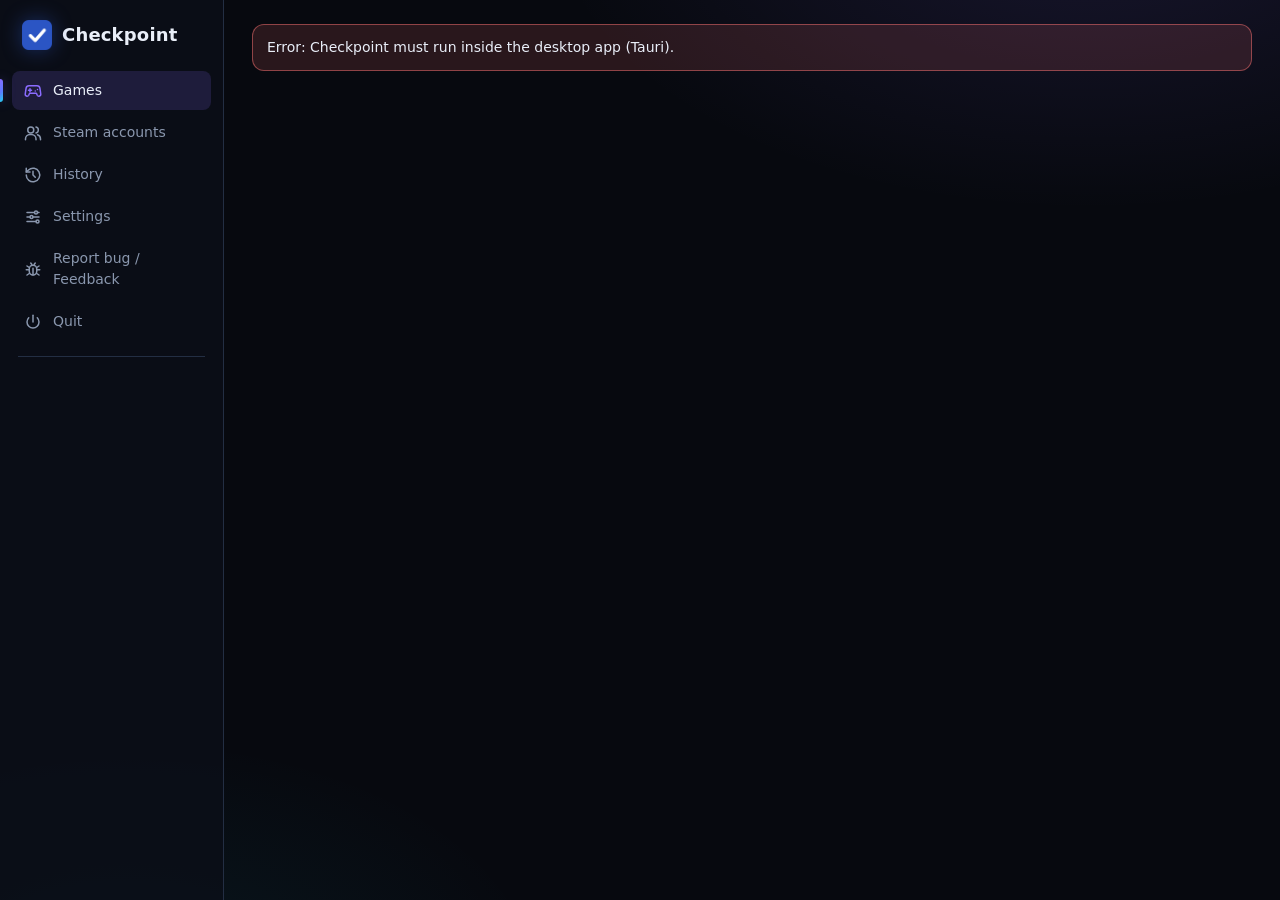
<file: ui/index.html>
<!doctype html>
<html lang="en">
<head>
  <meta charset="utf-8">
  <meta name="viewport" content="width=device-width, initial-scale=1">
  <title>Checkpoint</title>
  <link rel="stylesheet" href="style.css">
</head>
<body>
  <div class="app">
    <nav class="side" id="nav">
      <div class="logo"><img src="icon.png" alt=""><div class="brand"><span>Checkpoint</span><span class="ver" id="appVer"></span></div></div>
      <button data-view="games" class="on"><span class="navic" data-ic="gamepad"></span><span class="navlbl" data-i18n="nav.games">Games</span> <span class="count" id="cGames"></span></button>
      <button data-view="accounts"><span class="navic" data-ic="users"></span><span class="navlbl" data-i18n="nav.accounts">Steam accounts</span> <span class="count" id="cAcc"></span></button>
      <button data-view="history"><span class="navic" data-ic="history"></span><span class="navlbl" data-i18n="nav.history">History</span></button>
      <button data-view="settings"><span class="navic" data-ic="sliders"></span><span class="navlbl" data-i18n="nav.settings">Settings</span></button>
      <button data-act="report"><span class="navic" data-ic="bug"></span><span class="navlbl" data-i18n="nav.report">Report bug / Feedback</span></button>
      <button data-act="quit"><span class="navic" data-ic="power"></span><span class="navlbl" data-i18n="nav.quit">Quit</span></button>
      <div class="sep"></div>
      <div class="meta" id="sideMeta"></div>
      <div class="padhints" id="padHints" aria-hidden="true"></div>
    </nav>
    <main class="pane" id="pane"></main>
  </div>
  <div id="layer"></div>
  <div id="toasts"></div>
  <script src="app.js"></script>
</body>
</html>
</file>
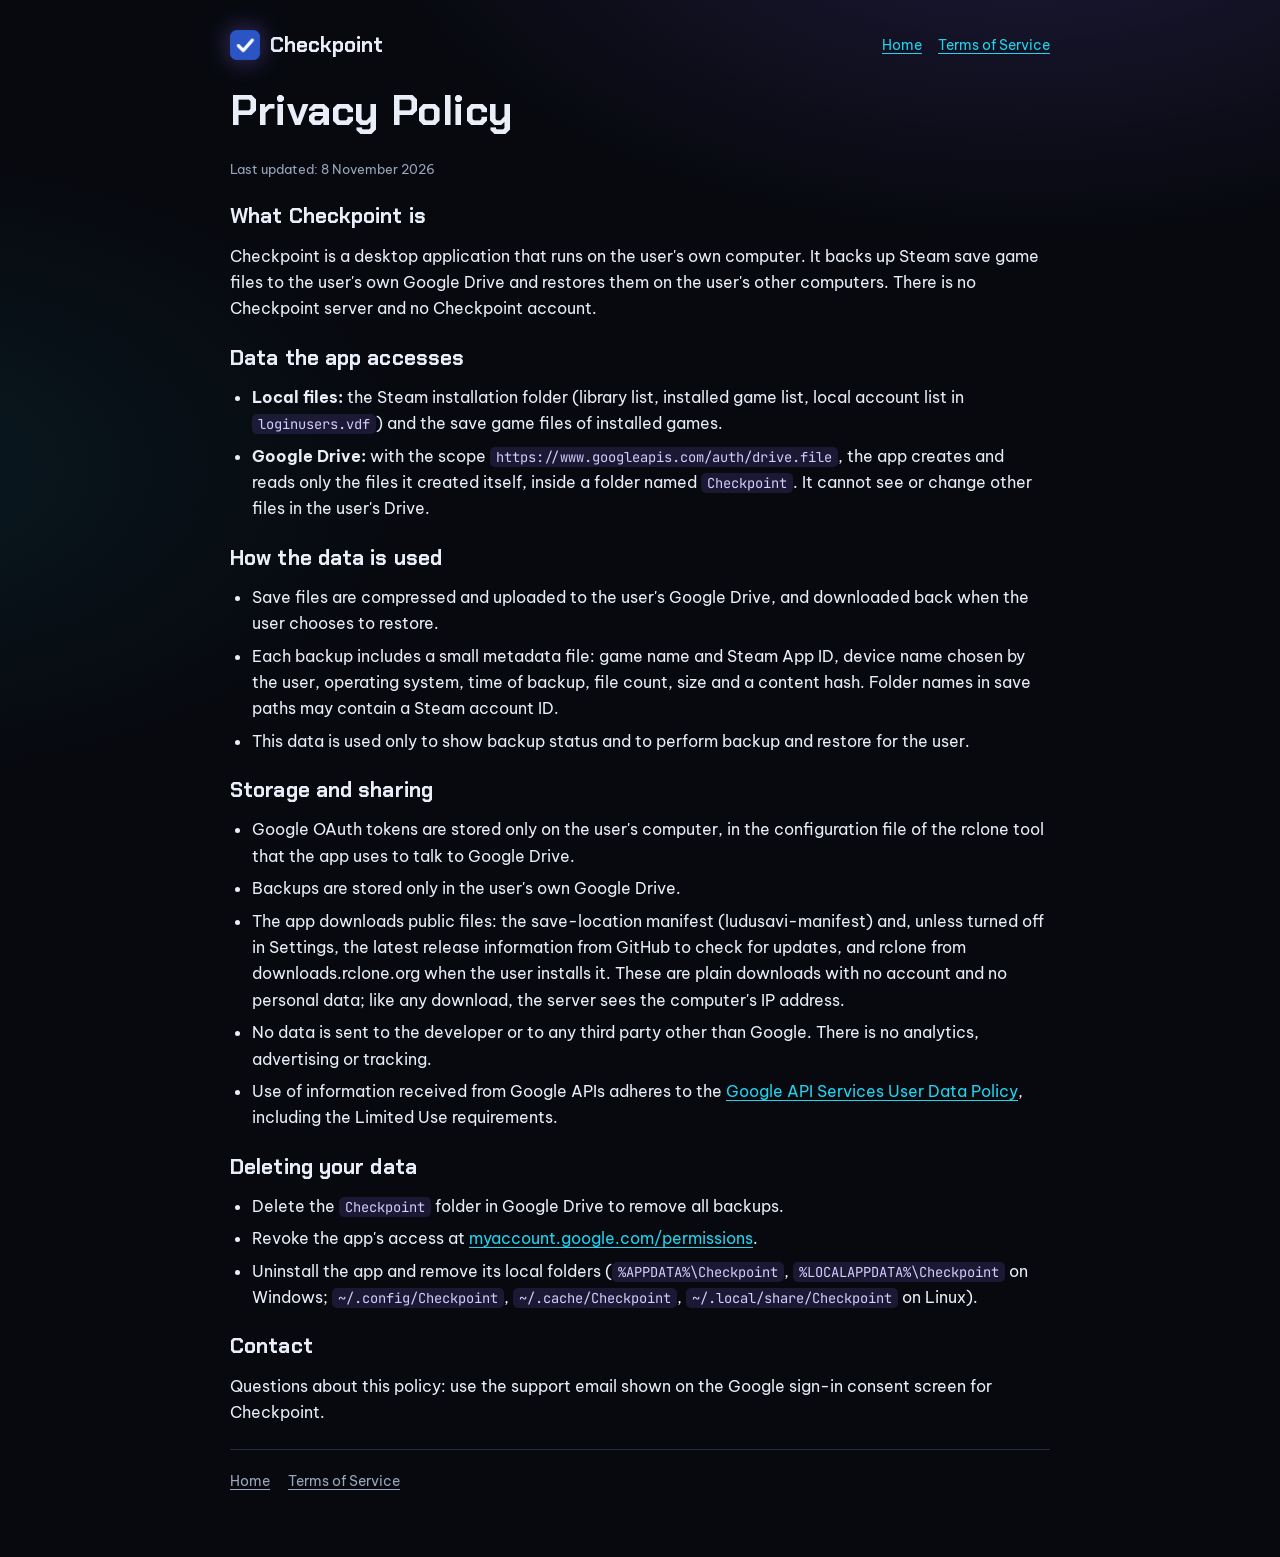
<file: site/privacy.html>
<!doctype html>
<html lang="en">
<head>
<meta charset="utf-8">
<meta name="viewport" content="width=device-width, initial-scale=1, viewport-fit=cover">
<title>Privacy Policy · Checkpoint</title>
<link rel="icon" href="icon.png">
<link rel="stylesheet" href="https://fonts.googleapis.com/css2?family=Chakra+Petch:wght@600;700&family=Be+Vietnam+Pro:wght@400;500&family=JetBrains+Mono&display=swap">
<link rel="stylesheet" href="style.css">
</head>
<body>
<div class="wrap">
  <header>
    <a class="logo" href="/"><img src="icon.png" alt="">Checkpoint</a>
    <nav><a href="/">Home</a><a href="/terms">Terms of Service</a></nav>
  </header>

  <h1>Privacy Policy</h1>
  <p class="meta">Last updated: 8 November 2026</p>

  <section>
    <h2>What Checkpoint is</h2>
    <p>Checkpoint is a desktop application that runs on the user's own computer. It backs up Steam save game files to the user's own Google Drive and restores them on the user's other computers. There is no Checkpoint server and no Checkpoint account.</p>
  </section>

  <section>
    <h2>Data the app accesses</h2>
    <ul>
      <li><b>Local files:</b> the Steam installation folder (library list, installed game list, local account list in <code>loginusers.vdf</code>) and the save game files of installed games.</li>
      <li><b>Google Drive:</b> with the scope <code>https://www.googleapis.com/auth/drive.file</code>, the app creates and reads only the files it created itself, inside a folder named <code>Checkpoint</code>. It cannot see or change other files in the user's Drive.</li>
    </ul>
  </section>

  <section>
    <h2>How the data is used</h2>
    <ul>
      <li>Save files are compressed and uploaded to the user's Google Drive, and downloaded back when the user chooses to restore.</li>
      <li>Each backup includes a small metadata file: game name and Steam App ID, device name chosen by the user, operating system, time of backup, file count, size and a content hash. Folder names in save paths may contain a Steam account ID.</li>
      <li>This data is used only to show backup status and to perform backup and restore for the user.</li>
    </ul>
  </section>

  <section>
    <h2>Storage and sharing</h2>
    <ul>
      <li>Google OAuth tokens are stored only on the user's computer, in the configuration file of the rclone tool that the app uses to talk to Google Drive.</li>
      <li>Backups are stored only in the user's own Google Drive.</li>
      <li>The app downloads public files: the save-location manifest (ludusavi-manifest) and, unless turned off in Settings, the latest release information from GitHub to check for updates, and rclone from downloads.rclone.org when the user installs it. These are plain downloads with no account and no personal data; like any download, the server sees the computer's IP address.</li>
      <li>No data is sent to the developer or to any third party other than Google. There is no analytics, advertising or tracking.</li>
      <li>Use of information received from Google APIs adheres to the <a href="https://developers.google.com/terms/api-services-user-data-policy">Google API Services User Data Policy</a>, including the Limited Use requirements.</li>
    </ul>
  </section>

  <section>
    <h2>Deleting your data</h2>
    <ul>
      <li>Delete the <code>Checkpoint</code> folder in Google Drive to remove all backups.</li>
      <li>Revoke the app's access at <a href="https://myaccount.google.com/permissions">myaccount.google.com/permissions</a>.</li>
      <li>Uninstall the app and remove its local folders (<code>%APPDATA%\Checkpoint</code>, <code>%LOCALAPPDATA%\Checkpoint</code> on Windows; <code>~/.config/Checkpoint</code>, <code>~/.cache/Checkpoint</code>, <code>~/.local/share/Checkpoint</code> on Linux).</li>
    </ul>
  </section>

  <section>
    <h2>Contact</h2>
    <p>Questions about this policy: use the support email shown on the Google sign-in consent screen for Checkpoint.</p>
  </section>

  <footer><a href="/">Home</a><a href="/terms">Terms of Service</a></footer>
</div>
</body>
</html>
</file>
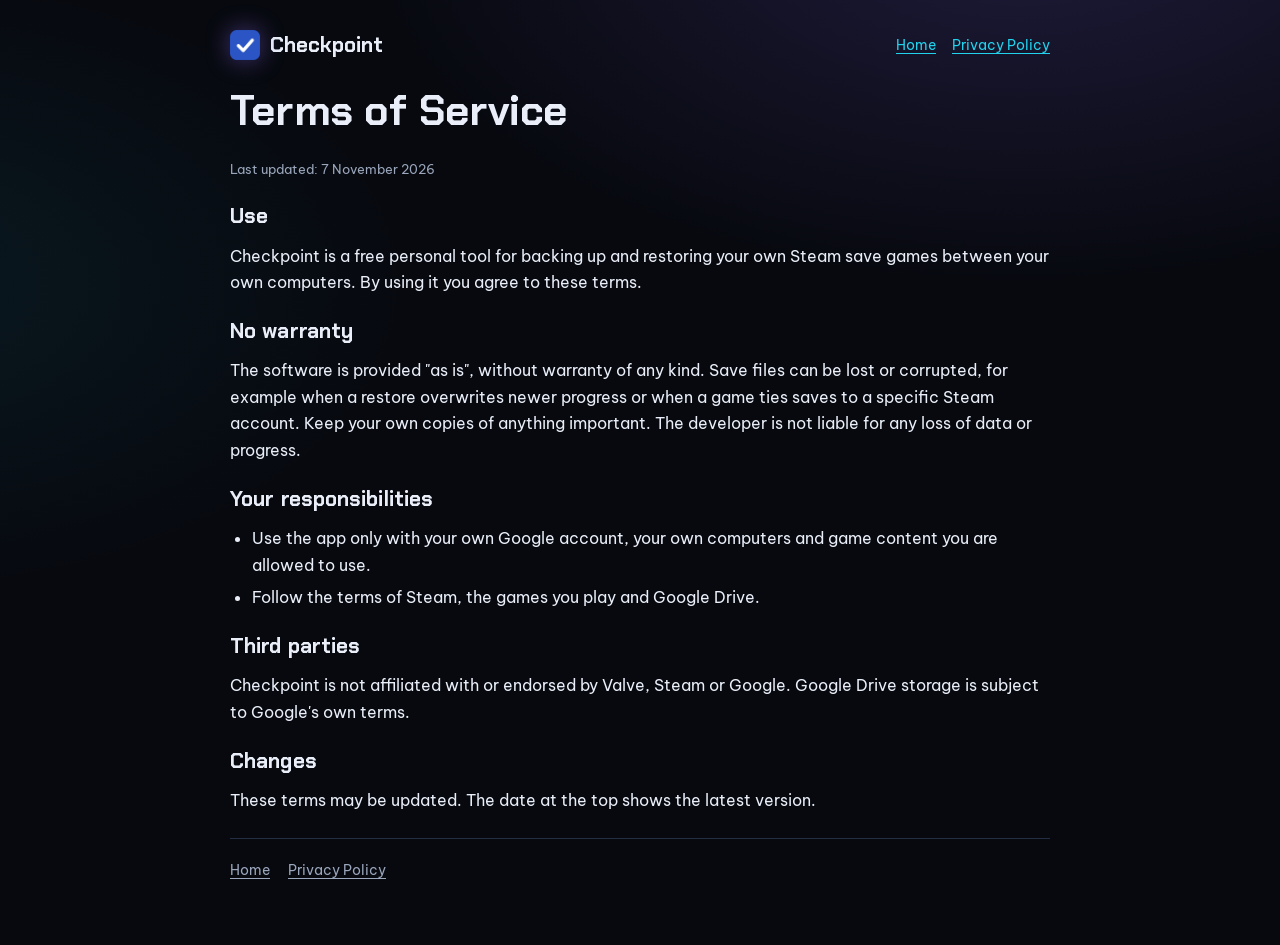
<file: site/terms.html>
<!doctype html>
<html lang="en">
<head>
<meta charset="utf-8">
<meta name="viewport" content="width=device-width, initial-scale=1, viewport-fit=cover">
<title>Terms of Service · Checkpoint</title>
<link rel="icon" href="icon.png">
<link rel="stylesheet" href="https://fonts.googleapis.com/css2?family=Chakra+Petch:wght@600;700&family=Be+Vietnam+Pro:wght@400;500&family=JetBrains+Mono&display=swap">
<link rel="stylesheet" href="style.css">
</head>
<body>
<div class="wrap">
  <header>
    <a class="logo" href="/"><img src="icon.png" alt="">Checkpoint</a>
    <nav><a href="/">Home</a><a href="/privacy">Privacy Policy</a></nav>
  </header>

  <h1>Terms of Service</h1>
  <p class="meta">Last updated: 7 November 2026</p>

  <section>
    <h2>Use</h2>
    <p>Checkpoint is a free personal tool for backing up and restoring your own Steam save games between your own computers. By using it you agree to these terms.</p>
  </section>

  <section>
    <h2>No warranty</h2>
    <p>The software is provided "as is", without warranty of any kind. Save files can be lost or corrupted, for example when a restore overwrites newer progress or when a game ties saves to a specific Steam account. Keep your own copies of anything important. The developer is not liable for any loss of data or progress.</p>
  </section>

  <section>
    <h2>Your responsibilities</h2>
    <ul>
      <li>Use the app only with your own Google account, your own computers and game content you are allowed to use.</li>
      <li>Follow the terms of Steam, the games you play and Google Drive.</li>
    </ul>
  </section>

  <section>
    <h2>Third parties</h2>
    <p>Checkpoint is not affiliated with or endorsed by Valve, Steam or Google. Google Drive storage is subject to Google's own terms.</p>
  </section>

  <section>
    <h2>Changes</h2>
    <p>These terms may be updated. The date at the top shows the latest version.</p>
  </section>

  <footer><a href="/">Home</a><a href="/privacy">Privacy Policy</a></footer>
</div>
</body>
</html>
</file>
<file: ui/style.css>
/* Checkpoint: dark "gaming" theme. One theme only, tuned for Gaming Mode screens and dim rooms. */
:root{
  --bg:#07090f; --bg-2:#0b0f18; --surface:#111724; --surface-2:#172031; --surface-3:#1e293d; --line:#232e43; --line-2:#2f3c56;
  --fg:#e9eef8; --muted:#8a97ae; --faint:#5d6a82;
  --accent:#8b6cff; --accent-2:#22d3ee; --accent-ink:#ffffff; --accent-soft:rgba(139,108,255,.16); --accent-glow:rgba(139,108,255,.45);
  --ok:#34d399; --ok-soft:rgba(52,211,153,.14); --warn:#fbbf24; --warn-soft:rgba(251,191,36,.13);
  --bad:#f87171; --bad-soft:rgba(248,113,113,.14); --info:#60a5fa; --info-soft:rgba(96,165,250,.14);
  --grad:linear-gradient(135deg,#8b6cff 0%,#5b7cff 55%,#22d3ee 100%);
  --radius:12px; --radius-sm:8px;
  --f-body:"Segoe UI Variable Text","Segoe UI","Noto Sans",Cantarell,system-ui,sans-serif;
  --f-head:"Segoe UI Variable Display","Segoe UI","Noto Sans",Cantarell,system-ui,sans-serif;
  --f-mono:"Cascadia Mono",Consolas,"DejaVu Sans Mono",ui-monospace,monospace;
  color-scheme:dark;
}

*{box-sizing:border-box}
[hidden]{display:none!important}
html,body{height:100%;margin:0}
body{background:var(--bg);color:var(--fg);font-family:var(--f-body);font-size:14px;line-height:1.5;
  background-image:radial-gradient(900px 500px at 85% -10%,rgba(139,108,255,.13),transparent 60%),radial-gradient(700px 420px at 10% 110%,rgba(34,211,238,.07),transparent 60%);
  background-attachment:fixed}
::selection{background:var(--accent-glow)}
code,.mono{font-family:var(--f-mono);font-size:.88em}
h2,h3,h4{margin:0;font-family:var(--f-head)}
h4{font-size:13px}
a{color:var(--accent-2)}
.ic{width:16px;height:16px;flex:none;fill:none;stroke:currentColor;stroke-width:2;stroke-linecap:round;stroke-linejoin:round}
::-webkit-scrollbar{width:10px;height:10px}
::-webkit-scrollbar-thumb{background:var(--surface-3);border-radius:10px;border:2px solid var(--bg)}
::-webkit-scrollbar-track{background:transparent}

/* ---------- layout ---------- */
.app{display:grid;grid-template-columns:224px 1fr;height:100%}
nav.side{border-right:1px solid var(--line);padding:16px 12px;display:flex;flex-direction:column;gap:3px;background:rgba(11,15,24,.85);overflow:auto}
.logo{font-family:var(--f-head);font-weight:800;font-size:18px;letter-spacing:.01em;display:flex;align-items:center;gap:10px;padding:4px 10px 18px}
/* Same icon as the window, the installer and the website */
.logo img{width:30px;height:30px;flex:none;filter:drop-shadow(0 0 10px rgba(43,85,196,.45))}
.logo .brand{display:flex;flex-direction:column;align-items:flex-start;gap:3px;min-width:0;line-height:1.1}
.logo .ver{font-family:var(--f-mono);font-size:10.5px;font-weight:500;letter-spacing:0;color:var(--muted);background:var(--surface-2);border:1px solid var(--line-2);border-radius:999px;padding:1px 7px;white-space:nowrap}
.logo .ver:empty{display:none}
nav.side button{all:unset;cursor:pointer;padding:9px 12px;border-radius:var(--radius-sm);display:flex;align-items:center;gap:11px;color:var(--muted);position:relative;font-weight:500}
nav.side button .navlbl{flex:1}
nav.side button .navic{display:inline-flex}
nav.side button .ic{width:18px;height:18px}
nav.side button:hover{background:var(--surface);color:var(--fg)}
nav.side button.on{background:var(--accent-soft);color:var(--fg)}
nav.side button.on .ic{color:var(--accent)}
nav.side button.on::before{content:"";position:absolute;left:-12px;top:8px;bottom:8px;width:3px;border-radius:0 3px 3px 0;background:var(--grad);box-shadow:0 0 12px var(--accent-glow)}
nav.side button:focus-visible{outline:2px solid var(--accent);outline-offset:1px}
.count{font-family:var(--f-mono);font-size:11px;color:var(--muted);background:var(--surface-2);border-radius:999px;padding:0 7px;min-width:22px;text-align:center}
.count:empty{display:none}
.sep{height:1px;background:var(--line);margin:12px 6px}
.meta{font-size:12px;color:var(--faint);padding:4px 12px;display:flex;flex-direction:column;gap:10px;word-break:break-all}
.meta .mono{color:var(--muted)}
.pane{padding:24px 28px;display:flex;flex-direction:column;gap:16px;overflow:auto;min-width:0}
.panehead{display:flex;align-items:center;gap:10px;flex-wrap:wrap}
.panehead h2{font-size:26px;font-weight:800;letter-spacing:-.01em}
.eyebrow{font-family:var(--f-mono);font-size:11px;letter-spacing:.14em;text-transform:uppercase;color:var(--accent-2);margin-bottom:2px}
.spacer{flex:1}

/* ---------- controls ---------- */
button,input,select{font:inherit}
input[type=text],input[type=number],input[type=password],select{background:var(--bg-2);color:var(--fg);border:1px solid var(--line-2);border-radius:var(--radius-sm);padding:7px 10px}
input:focus-visible,select:focus-visible{outline:2px solid var(--accent);outline-offset:0;border-color:var(--accent)}
.btn{cursor:pointer;display:inline-flex;align-items:center;justify-content:center;gap:7px;border:1px solid var(--line-2);background:var(--surface-2);color:var(--fg);padding:7px 13px;border-radius:var(--radius-sm);font-size:13px;font-weight:600;white-space:nowrap;transition:border-color .15s,background .15s,box-shadow .15s,transform .15s}
.btn:hover{border-color:var(--accent);background:var(--surface-3)}
.btn:active{transform:translateY(1px)}
.btn:focus-visible{outline:2px solid var(--accent-2);outline-offset:2px}
.btn.primary{background:var(--grad);border-color:transparent;color:var(--accent-ink);box-shadow:0 4px 18px -6px var(--accent-glow)}
.btn.primary:hover{box-shadow:0 6px 24px -4px var(--accent-glow);filter:brightness(1.08)}
.btn.danger{background:var(--bad);border-color:var(--bad);color:#1a0607}
.btn.sm{padding:5px 10px;font-size:12px}
.btn.sm .ic{width:14px;height:14px}
.btn.icon{padding:7px;width:34px;height:34px}
.btn.icon.on{background:var(--accent-soft);border-color:var(--accent);color:var(--fg)}
.btn[disabled]{opacity:.4;cursor:not-allowed;box-shadow:none;filter:none;transform:none}
.filters{display:flex;gap:6px;flex-wrap:wrap;align-items:center}
.chip{cursor:pointer;display:inline-flex;align-items:center;gap:6px;font-size:12px;font-weight:600;padding:5px 11px;border-radius:999px;border:1px solid var(--line-2);background:var(--surface);color:var(--muted)}
.chip .ic{width:13px;height:13px}
.chip .n{font-family:var(--f-mono);font-size:11px;opacity:.8}
.chip:hover{color:var(--fg);border-color:var(--accent)}
.chip.on{background:var(--accent-soft);color:var(--fg);border-color:var(--accent)}
.chip:focus-visible{outline:2px solid var(--accent-2);outline-offset:2px}
.searchbox{display:flex;align-items:center;gap:8px;background:var(--bg-2);border:1px solid var(--line-2);border-radius:var(--radius-sm);padding:0 10px;color:var(--muted);min-width:220px}
.searchbox:focus-within{border-color:var(--accent);outline:2px solid var(--accent);outline-offset:-1px}
.searchbox input{border:0;background:transparent;padding:7px 0;flex:1;min-width:0;outline:none}
.seg{display:inline-flex;gap:4px}
.search{min-width:200px}

/* ---------- game grid ---------- */
.ggrid{display:grid;grid-template-columns:repeat(auto-fill,minmax(172px,1fr));gap:16px}
.gcard{position:relative;display:flex;flex-direction:column;background:var(--surface);border:1px solid var(--line);border-radius:var(--radius);overflow:hidden;transition:transform .18s,border-color .18s,box-shadow .18s}
.gcard:hover,.gcard:focus-within{transform:translateY(-3px);border-color:var(--accent);box-shadow:0 12px 30px -12px var(--accent-glow)}
.gcard.st-conflict{border-color:rgba(248,113,113,.5)}
.gcard .cover{position:relative;aspect-ratio:2/3;background:var(--surface-2)}
.gcard .cover::after{content:"";position:absolute;inset:auto 0 0 0;height:45%;background:linear-gradient(transparent,rgba(7,9,15,.85));pointer-events:none}
.gcard .badges{position:absolute;top:8px;left:8px;right:8px;display:flex;z-index:1}
.gcard .badges .pill{backdrop-filter:blur(6px);background:rgba(7,9,15,.72);border:1px solid rgba(255,255,255,.08)}
.gcard .flags{position:absolute;left:8px;right:8px;bottom:8px;display:flex;flex-wrap:wrap;gap:4px;z-index:1}
.gcard .flags .flag{margin:0;backdrop-filter:blur(6px);background:rgba(7,9,15,.78)}
.gbody{padding:10px 12px 12px;display:flex;flex-direction:column;gap:8px}
.gbody .gname{white-space:nowrap;overflow:hidden;text-overflow:ellipsis;font-size:14px}
.gmeta{display:flex;flex-direction:column;gap:2px;font-size:11.5px;color:var(--muted)}
.gmeta span{display:flex;align-items:center;gap:6px;white-space:nowrap;overflow:hidden;text-overflow:ellipsis}
.gmeta .ic{width:13px;height:13px;color:var(--faint)}
.gbody .acts{justify-content:flex-start}
.gbody .btn.icon{width:30px;height:30px;padding:6px}

/* ---------- table (list layout) ---------- */
.tablewrap{overflow-x:auto;border:1px solid var(--line);border-radius:var(--radius);background:var(--surface)}
table{border-collapse:collapse;width:100%;min-width:820px}
th{font-family:var(--f-mono);font-size:11px;letter-spacing:.08em;text-transform:uppercase;color:var(--muted);text-align:left;padding:10px 12px;background:var(--bg-2);border-bottom:1px solid var(--line);font-weight:500}
td{padding:11px 12px;border-bottom:1px solid var(--line);vertical-align:top}
tr:last-child td{border-bottom:0}
tbody tr:hover td{background:var(--surface-2)}
.gname{font-weight:700}
.gcell{display:flex;gap:12px;align-items:flex-start}
.acchead{display:flex;gap:12px;align-items:center}
.gsub{font-family:var(--f-mono);font-size:11.5px;color:var(--muted);margin-top:2px;word-break:break-all}
.time{font-variant-numeric:tabular-nums;white-space:nowrap}
.time small{display:block;color:var(--muted);font-size:11.5px}

/* ---------- artwork ---------- */
.art{position:relative;overflow:hidden;flex:none;display:inline-grid;place-items:center;background:linear-gradient(135deg,rgba(139,108,255,.35),rgba(34,211,238,.18));color:#fff;border-radius:6px}
.art b{font-family:var(--f-head);font-size:15px;font-weight:800;text-shadow:0 2px 12px rgba(0,0,0,.4)}
.art img{position:absolute;inset:0;width:100%;height:100%;object-fit:cover}
.art.hdr{width:96px;height:45px}
.art.av{width:44px;height:44px;border-radius:50%;box-shadow:0 0 0 2px var(--surface),0 0 0 3px var(--line-2)}
.art.cap{position:absolute;inset:0;border-radius:0}
.art.cap b{font-size:56px;opacity:.9}

/* ---------- status ---------- */
.pill{display:inline-flex;align-items:center;gap:5px;font-size:11.5px;font-weight:700;padding:3px 9px;border-radius:999px;white-space:nowrap}
.pill .ic{width:12px;height:12px;stroke-width:2.4}
.s-sync{background:var(--ok-soft);color:var(--ok)}
.s-local,.s-diverged{background:var(--warn-soft);color:var(--warn)}
.s-cloud{background:var(--info-soft);color:var(--info)}
.s-conflict{background:var(--bad-soft);color:var(--bad)}
.s-new,.s-empty,.s-unknown{background:var(--surface-2);color:var(--muted);border:1px dashed var(--line-2)}
.gcard .badges .s-sync{color:var(--ok)}
.flag{display:inline-flex;align-items:center;gap:4px;margin:6px 6px 0 0;font-size:11px;padding:2px 7px;border-radius:5px;background:var(--warn-soft);color:var(--warn);font-weight:600}
.flag .ic{width:11px;height:11px}
.flag.run{background:var(--bad-soft);color:var(--bad)}
.acts{display:flex;gap:6px;justify-content:flex-end;flex-wrap:wrap}
.note{font-size:12px;color:var(--muted)}

/* ---------- banners, cards, lists ---------- */
.banner{border-radius:var(--radius);padding:12px 14px;display:flex;align-items:center;gap:12px;flex-wrap:wrap;border:1px solid var(--line-2);background:var(--surface)}
.banner > .ic{width:20px;height:20px;color:var(--muted)}
.banner.accent{border-color:rgba(139,108,255,.55);background:linear-gradient(90deg,rgba(139,108,255,.16),rgba(34,211,238,.06))}
.banner.accent > .ic{color:var(--accent)}
.banner.warn{border-color:rgba(251,191,36,.45);background:var(--warn-soft)}
.banner.warn > .ic{color:var(--warn)}
.banner.bad{border-color:rgba(248,113,113,.5);background:var(--bad-soft)}
.banner.bad > .ic{color:var(--bad)}
.banner p{margin:0;flex:1;min-width:240px}
.cards{display:grid;grid-template-columns:repeat(auto-fill,minmax(270px,1fr));gap:14px}
.card{border:1px solid var(--line);border-radius:var(--radius);padding:16px;display:flex;flex-direction:column;gap:7px;background:var(--surface)}
.k{font-family:var(--f-mono);font-size:12px;color:var(--muted)}
.list{border:1px solid var(--line);border-radius:var(--radius);background:var(--surface);overflow:hidden}
.list > div{display:grid;grid-template-columns:130px 1fr auto;gap:12px;padding:11px 14px;border-bottom:1px solid var(--line)}
.list > div:hover{background:var(--surface-2)}
.list > div:last-child{border-bottom:0}

/* ---------- forms ---------- */
.form{display:flex;flex-direction:column;gap:18px;max-width:740px}
.field{display:flex;flex-direction:column;gap:6px}
.field label.l{font-weight:600}
.row{display:flex;gap:8px;flex-wrap:wrap;align-items:center}
.row input[type=text]{flex:1;min-width:220px}
.group{border:1px solid var(--line);border-radius:var(--radius);padding:18px;display:flex;flex-direction:column;gap:14px;background:var(--surface)}
.group h3{font-size:12px;font-family:var(--f-mono);letter-spacing:.12em;text-transform:uppercase;color:var(--accent-2);font-weight:500}
.notes{white-space:pre-wrap;word-break:break-word;font-size:13px;line-height:1.6;background:var(--bg-2);border:1px solid var(--line);border-radius:var(--radius-sm);padding:12px 14px;max-height:40vh;overflow-y:auto}
.errmsg{white-space:pre-wrap;word-break:break-word;font-family:var(--f-mono);font-size:12.5px}
.steps{display:flex;flex-direction:column;gap:10px}
.wsteps{display:flex;gap:6px;flex-wrap:wrap}
.wsteps span{font-size:12px;padding:3px 11px;border-radius:999px;border:1px solid var(--line-2);color:var(--muted)}
.wsteps span.on{background:var(--grad);border-color:transparent;color:var(--accent-ink)}
.acctpick{display:grid;grid-template-columns:1fr auto 1fr;gap:12px;align-items:end}
.acctpick select{width:100%}
.arrow{font-size:22px;color:var(--muted);padding-bottom:4px}
.glist{display:flex;flex-direction:column;border:1px solid var(--line);border-radius:var(--radius-sm);max-height:300px;overflow:auto}
.glist > label.grow,.glist > .mrow2{display:flex;gap:12px;align-items:center;padding:10px 12px;border-bottom:1px solid var(--line)}
.glist > label.grow{cursor:pointer}
.glist > label.grow:hover{background:var(--surface-2)}
.glist > :last-child{border-bottom:0}
.glist input{accent-color:var(--accent)}
.checklist{display:flex;flex-direction:column;gap:8px}
.checklist > div{display:flex;gap:10px;align-items:flex-start}
.ck{width:20px;height:20px;border-radius:50%;flex:none;display:inline-flex;align-items:center;justify-content:center;font-size:12px;font-weight:700}
.ck.ok{background:var(--ok-soft);color:var(--ok)}
.ck.todo{background:var(--warn-soft);color:var(--warn)}
.pathmap{font-family:var(--f-mono);font-size:11.5px;background:var(--bg-2);border:1px solid var(--line);border-radius:var(--radius-sm);padding:8px 10px;overflow-x:auto;white-space:pre;line-height:1.6}
.pathmap .del{color:var(--muted)}
.pathmap .add{color:var(--ok)}
@media (max-width:640px){.acctpick{grid-template-columns:1fr}.arrow{display:none}}
.step{border:1px solid var(--line);border-left:4px solid var(--line-2);border-radius:var(--radius-sm);padding:12px 14px;display:flex;flex-direction:column;gap:8px;background:var(--bg-2)}
.step.done{border-left-color:var(--ok)}
.step.todo{border-left-color:var(--warn)}
.step .note.mono{word-break:break-all}
details.adv{margin-top:6px}
details.adv summary{cursor:pointer;color:var(--muted);font-size:13px}
details.adv[open]{display:flex;flex-direction:column;gap:10px}
.check{display:flex;gap:8px;align-items:flex-start}
.secret{display:flex;gap:6px}
.secret input{flex:1;min-width:0;font-family:var(--f-mono)}
.danger-zone{border-top:1px solid var(--line);padding-top:14px}
.danger-zone .btn:hover{border-color:var(--bad);color:var(--bad)}
.ghead{display:flex;gap:14px;align-items:center}
.ghead .note{display:flex;align-items:center;gap:8px;flex-wrap:wrap;margin-top:4px}
.kv{display:grid;grid-template-columns:max-content 1fr;gap:8px 16px;align-items:baseline}
.kv .l{font-family:var(--f-mono);font-size:11px;text-transform:uppercase;letter-spacing:.08em;color:var(--muted)}
.kv .mono{word-break:break-all}
.check input{margin-top:3px;accent-color:var(--accent)}
.empty{padding:44px;text-align:center;color:var(--muted)}
.loading{display:flex;align-items:center;gap:10px;color:var(--muted)}
.spin{width:16px;height:16px;border-radius:50%;border:2px solid var(--line-2);border-top-color:var(--accent-2);animation:sp .8s linear infinite;flex:none}
@keyframes sp{to{transform:rotate(360deg)}}

/* ---------- dialogs ---------- */
.scrim{position:fixed;inset:0;background:rgba(3,5,10,.7);backdrop-filter:blur(4px);display:flex;align-items:flex-start;justify-content:center;padding:50px 16px;z-index:5}
.modal{background:var(--surface);border:1px solid var(--line-2);border-radius:16px;max-width:660px;width:100%;padding:22px;display:flex;flex-direction:column;gap:14px;max-height:calc(100% - 40px);overflow:auto;box-shadow:0 30px 80px -20px rgba(0,0,0,.7),0 0 0 1px rgba(139,108,255,.08)}
.modal h3{font-size:18px;font-weight:800}
.cmp{display:grid;grid-template-columns:1fr 1fr;gap:10px}
.box{border:1px solid var(--line);border-radius:var(--radius-sm);padding:12px;display:flex;flex-direction:column;gap:3px;background:var(--bg-2)}
.box.newer{border-color:var(--warn);background:var(--warn-soft)}
.box .lbl{font-family:var(--f-mono);font-size:11px;text-transform:uppercase;letter-spacing:.08em;color:var(--muted)}
.box .big{font-size:19px;font-weight:700;font-variant-numeric:tabular-nums}
.alert{border-radius:var(--radius-sm);padding:11px 13px;display:flex;flex-direction:column;gap:4px;border:1px solid var(--line-2);background:var(--info-soft)}
.alert.warn{background:var(--warn-soft);border-color:rgba(251,191,36,.45)}
.alert.ok{background:var(--ok-soft);border-color:rgba(52,211,153,.45)}
.alert.bad{background:var(--bad-soft);border-color:rgba(248,113,113,.5)}
.mfoot{display:flex;justify-content:flex-end;gap:8px;flex-wrap:wrap}
.plan{display:flex;flex-direction:column;border:1px solid var(--line);border-radius:var(--radius-sm);max-height:340px;overflow:auto}
.plan div{display:flex;justify-content:space-between;gap:10px;padding:7px 12px;border-bottom:1px solid var(--line);align-items:center}
.plan div:last-child{border-bottom:0}
#toasts{position:fixed;right:16px;bottom:16px;display:flex;flex-direction:column;gap:8px;z-index:6;max-width:min(460px,calc(100% - 32px))}
.toast{background:var(--surface-3);color:var(--fg);border:1px solid var(--line-2);border-left:3px solid var(--accent);padding:10px 14px;border-radius:var(--radius-sm);font-size:13px;box-shadow:0 12px 30px -10px rgba(0,0,0,.6)}
.toast.err{border-left-color:var(--bad);background:#2a1216}
.toast.act{display:flex;align-items:center;gap:12px}
.toast.act span{flex:1}

@media (max-width:820px){.app{grid-template-columns:64px 1fr}nav.side .navlbl,nav.side .count,.logo .brand,.meta,.sep{display:none}nav.side button{justify-content:center}.logo{justify-content:center;padding:4px 0 18px}.pane{padding:18px 16px}}
/* Controller / arrow-key use: always show where the focus is */
body.pad :focus{outline:3px solid var(--accent-2)!important;outline-offset:2px}
body.pad .gcard:focus-within{transform:translateY(-3px);border-color:var(--accent-2)}
@media (prefers-reduced-motion:reduce){*{transition:none!important}.spin{animation:none}.gcard:hover,.gcard:focus-within{transform:none}}

/* ---------- selecting several games ---------- */
label.pick{display:inline-flex;align-items:center;justify-content:center;cursor:pointer;position:relative}
label.pick input{position:absolute;inset:0;width:100%;height:100%;margin:0;cursor:pointer;opacity:0}
label.pick::after{content:"";width:16px;height:16px;border:1.5px solid rgba(255,255,255,.4);border-radius:4px;background:transparent;pointer-events:none;transition:background .15s,border-color .15s}
label.pick:has(input:checked)::after{background:var(--accent);border-color:var(--accent)}
.gcard .pick{position:absolute;top:6px;right:6px;z-index:2;width:30px;height:30px;border-radius:8px;background:rgba(7,9,15,.88);border:1px solid rgba(255,255,255,.12);opacity:0;transition:opacity .15s}
.gcard:hover .pick,.gcard:focus-within .pick,.ggrid.selecting .pick,.gcard.picked .pick{opacity:1}
.ggrid.selecting .cover{cursor:pointer}
.gcard.picked{border-color:var(--accent);box-shadow:0 0 0 1px var(--accent),0 10px 28px -12px var(--accent-glow)}
.pickcell{width:34px;padding-right:0}
tr.picked td{background:var(--accent-soft)}
.plan .prow{display:flex;gap:10px;align-items:center;padding:7px 12px;border-bottom:1px solid var(--line);cursor:pointer}
.plan .prow:last-child{border-bottom:0}
.plan .prow:hover{background:var(--surface-2)}
.plan .prow input{accent-color:var(--accent);margin:0}
.plan .prow.off{cursor:default;color:var(--muted)}
.plan .prow.off:hover{background:none}
.plan .pname{flex:1;min-width:0;overflow:hidden;text-overflow:ellipsis;white-space:nowrap}
.plan .psize{font-variant-numeric:tabular-nums;white-space:nowrap}

/* ---------- earlier saves (local snapshots) ---------- */
.glist.snaps{max-height:280px}
.glist > label.srow{display:flex;gap:12px;align-items:center;padding:10px 12px;border-bottom:1px solid var(--line);cursor:pointer;border-left:3px solid transparent}
.glist > label.srow:hover{background:var(--surface-2)}
.glist > label.srow.on{background:var(--accent-soft);border-left-color:var(--accent)}
.srow input{margin:0;flex:none}
.sinfo{flex:1;min-width:0;display:flex;flex-direction:column;gap:1px}
.stime{font-weight:600;font-variant-numeric:tabular-nums}
.srow .pill{flex:none}

/* ---------- controller ---------- */
.gcard:focus,tr[data-card]:focus{outline:none}
body.pad .gcard:focus{outline:3px solid var(--accent-2)!important;outline-offset:3px;transform:translateY(-3px);box-shadow:0 0 0 1px var(--accent-2),0 14px 34px -10px rgba(34,211,238,.45)}
body.pad tr[data-card]:focus td{background:rgba(34,211,238,.10)}
body.pad tr[data-card]:focus{outline:2px solid var(--accent-2)!important;outline-offset:-2px}
.gmenu{display:flex;flex-direction:column;gap:8px}
.btn.gm{justify-content:flex-start;gap:14px;padding:12px 16px;font-size:14px;white-space:normal;text-align:left}
.btn.gm .ic{width:22px;height:22px;flex:none}
.btn.gm > span{display:flex;flex-direction:column;gap:1px}
.btn.gm .note{font-weight:400}
.padhints{display:none;flex-direction:column;gap:7px;margin-top:auto;padding:12px;font-size:12px;color:var(--muted);border-top:1px solid var(--line)}
body.pad .padhints{display:flex}
.padhints > div{display:flex;align-items:center;gap:9px}
.pk{display:inline-flex;align-items:center;justify-content:center;min-width:22px;height:22px;padding:0 6px;border-radius:999px;font-size:11px;font-weight:800;color:#0b0f18;flex:none}
.pk.pa{background:#4ade80}.pk.pb{background:#f87171}.pk.px{background:#60a5fa}.pk.pl{background:var(--surface-3);color:var(--fg);border-radius:6px}
@media (max-width:820px){body.pad .padhints{display:none}}

/* ---------- backup/restore progress ---------- */
.prog-head{display:flex;align-items:center;gap:10px;color:var(--muted);font-size:13px}
.prog-head b{color:var(--fg);font-variant-numeric:tabular-nums}
.prog-head .spacer{flex:1}
.ok-text{color:var(--ok)}
.bar{height:4px;border-radius:4px;background:var(--surface-3);overflow:hidden}
.bar i{display:block;height:100%;width:0;background:var(--grad);transition:width .2s}
.files{display:flex;flex-direction:column;border:1px solid var(--line);border-radius:var(--radius-sm);max-height:320px;overflow:auto;background:var(--bg-2)}
.file{display:grid;grid-template-columns:20px 1fr auto;gap:10px;align-items:center;padding:7px 12px;border-bottom:1px solid var(--line)}
.file:last-child{border-bottom:0}
.file .st{display:flex;align-items:center;justify-content:center}
.file .st .spin{width:14px;height:14px}
.file .st .ic{width:15px;height:15px;color:var(--ok)}
.file .st .dot{width:8px;height:8px;border-radius:50%;border:1.5px solid var(--faint)}
.file .nm{min-width:0;display:flex;flex-direction:column}
.file .fn{font-weight:600;white-space:nowrap;overflow:hidden;text-overflow:ellipsis}
.file.wait .fn{color:var(--muted)}
.file.active{background:var(--accent-soft)}
/* middle ellipsis: the head shrinks with "…", the tail (last folders) always shows */
.file .fp{display:flex;min-width:0;font-family:var(--f-mono);font-size:11px;color:var(--faint)}
.file .fp .h{overflow:hidden;text-overflow:ellipsis;white-space:nowrap;min-width:0}
.file .fp .t{flex:none;white-space:nowrap;max-width:100%;overflow:hidden;text-overflow:ellipsis}
.file .sz{font-family:var(--f-mono);font-size:11px;color:var(--muted);font-variant-numeric:tabular-nums;white-space:nowrap}
.file.xfer{background:var(--surface)}
.file.xfer.active{background:var(--accent-soft)}
.file.xfer .fn{display:flex;align-items:center;gap:8px;color:var(--fg)}
.file.xfer .fn .ic{width:15px;height:15px;color:var(--accent-2)}
.file.sub{padding-left:42px}
.file.xfer.wait .fn,.file.xfer.wait .fn .ic{color:var(--muted)}
.file.xfer .nm > .sub{font-family:var(--f-mono);font-size:11px;color:var(--faint);white-space:nowrap;overflow:hidden;text-overflow:ellipsis}

/* ---------- launch prompt (checkpoint prompt <file>) ---------- */
.app.prompt{grid-template-columns:1fr}
.app.prompt nav.side{display:none}
.app.prompt .pane{padding:22px}
.prompt-box{display:flex;flex-direction:column;gap:14px;max-width:640px;margin:0 auto}
.prompt-box h2{font-size:20px;font-weight:800}
.btn.gm.primary .note{color:rgba(255,255,255,.88)}

/* History: a cloud version kept after a forced backup replaced it */
.list .kept{display:flex;align-items:center;gap:6px;margin-top:3px;font-size:12px;color:var(--warn)}
.list .kept .ic{width:13px;height:13px}
.list > div > span:last-child{display:flex;align-items:center;gap:10px;justify-content:flex-end;flex-wrap:wrap}

/* ---------- linked accounts ---------- */
.pill.s-link{background:rgba(34,211,238,.14);color:var(--accent-2)}
.flag.link{color:var(--accent-2);background:rgba(34,211,238,.14)}
.linkgroup{border:1px solid rgba(34,211,238,.45);background:linear-gradient(135deg,rgba(34,211,238,.08),rgba(139,108,255,.08));border-radius:var(--radius);padding:16px;display:flex;flex-direction:column;gap:12px;margin-bottom:16px}
.linkgroup .lghead{display:flex;align-items:center;gap:10px;flex-wrap:wrap}
.linkgroup .lghead > .ic{color:var(--accent-2)}
.linkgroup .lghead h3{font-size:15px}
.linkgroup .lghead .spacer{flex:1}
.linkgroup .members{display:flex;align-items:center;gap:10px;flex-wrap:wrap}
.member{display:flex;align-items:center;gap:10px;border:1px solid var(--line-2);border-radius:999px;padding:5px 14px 5px 5px;background:var(--surface)}
.member .art.av{width:34px;height:34px}
.member .nm{display:flex;flex-direction:column;line-height:1.2}
.member .nm small{color:var(--muted);font-size:11.5px}
.chain{color:var(--accent-2);font-weight:800}
ul.chg{margin:0;padding-left:18px;display:flex;flex-direction:column;gap:5px;color:var(--muted)}
ul.chg b{color:var(--fg)}
.pick{display:flex;flex-direction:column;align-items:stretch;gap:8px}
.pick label{width:100%;display:flex;align-items:center;gap:12px;border:1px solid var(--line-2);border-radius:var(--radius-sm);padding:10px 12px;background:var(--bg-2);cursor:pointer;text-align:left}
.pick label.on{border-color:var(--accent-2);background:rgba(34,211,238,.07)}
.pick .art.av{width:36px;height:36px}
.pick .nm{flex:1;display:flex;flex-direction:column;min-width:0}
.gtable{display:flex;flex-direction:column;border:1px solid var(--line);border-radius:var(--radius-sm)}
.gtable > div{display:grid;grid-template-columns:1fr auto;gap:4px 10px;padding:8px 12px;border-bottom:1px solid var(--line);align-items:center}
.gtable > div:last-child{border-bottom:0}
.gtable .note{grid-column:1/-1}
.where{display:flex;align-items:center;gap:10px;flex-wrap:wrap;border:1px solid var(--line);border-radius:var(--radius-sm);padding:10px 12px;background:var(--bg-2)}
.where .arrow{color:var(--accent-2);font-weight:800}
.flag.auto{color:var(--ok);background:var(--ok-soft)}
.auto-list{max-height:300px;overflow:auto}
.auto-list > div{grid-template-columns:1fr auto}
.auto-list > div > span:last-child{font-family:var(--f-mono);font-size:12px}
</file>
<file: site/style.css>
/* Checkpoint website: dark theme matching the app. Shared by every page, including /privacy and /terms. */
:root{
  --bg:#07090f; --bg-2:#0b0f18; --surface:#111724; --surface-2:#172031; --line:#232e43; --line-2:#2f3c56;
  --fg:#e9eef8; --muted:#9aa6bb; --faint:#66738b;
  --accent:#8b6cff; --accent-2:#22d3ee; --accent-soft:rgba(139,108,255,.15); --accent-glow:rgba(139,108,255,.45);
  --ok:#34d399; --ok-soft:rgba(52,211,153,.13); --warn:#fbbf24; --warn-soft:rgba(251,191,36,.12);
  --bad:#f87171; --bad-soft:rgba(248,113,113,.13); --info:#60a5fa; --info-soft:rgba(96,165,250,.13);
  --grad:linear-gradient(135deg,#8b6cff 0%,#5b7cff 55%,#22d3ee 100%);
  --radius:14px;
  --f-body:"Be Vietnam Pro","Segoe UI",system-ui,sans-serif;
  --f-display:"Chakra Petch","Segoe UI",system-ui,sans-serif;
  --f-mono:"JetBrains Mono",Consolas,ui-monospace,monospace;
  color-scheme:dark;
}
*{box-sizing:border-box}
html{scroll-behavior:smooth}
body{margin:0;background:var(--bg);color:var(--fg);font-family:var(--f-body);font-size:16px;line-height:1.65;
  padding-left:max(16px,env(safe-area-inset-left,0px));padding-right:max(16px,env(safe-area-inset-right,0px));
  background-image:radial-gradient(1100px 600px at 80% -8%,rgba(139,108,255,.18),transparent 60%),radial-gradient(900px 520px at -10% 30%,rgba(34,211,238,.08),transparent 60%);
  background-repeat:no-repeat}
::selection{background:var(--accent-glow)}
a{color:var(--accent-2);text-underline-offset:3px}
a:hover{color:#67e8f9}
a:focus-visible,.btn:focus-visible,code.copy:focus-visible,button:focus-visible{outline:2px solid var(--accent-2);outline-offset:3px;border-radius:6px}
h1,h2,h3{font-family:var(--f-display);line-height:1.15;text-wrap:balance;margin:0;letter-spacing:.005em}
h1{font-size:clamp(36px,6.4vw,64px);font-weight:700}
h2{font-size:clamp(26px,3.6vw,36px);font-weight:700}
h3{font-size:19px;font-weight:700;line-height:1.3}
p,ul{margin:0}
ul{padding-left:22px;display:flex;flex-direction:column;gap:6px}
code{font-family:var(--f-mono);font-size:.86em;background:var(--accent-soft);color:#d6ccff;padding:1px 6px;border-radius:5px}
.ic{width:20px;height:20px;flex:none;fill:none;stroke:currentColor;stroke-width:2;stroke-linecap:round;stroke-linejoin:round}

.wrap{max-width:1120px;margin:0 auto;padding-block:0 64px;display:flex;flex-direction:column;gap:96px}
.wrap.narrow{max-width:820px;gap:36px}
.eyebrow{font-family:var(--f-mono);font-size:12px;letter-spacing:.16em;text-transform:uppercase;color:var(--accent-2)}
.lead{font-size:clamp(17px,2vw,20px);color:var(--muted);max-width:62ch}
.muted{color:var(--muted)}
.note{font-size:13px;color:var(--muted);display:block}
.meta{font-size:13px;color:var(--muted)}
section{display:flex;flex-direction:column;gap:14px}
.sechead{display:flex;flex-direction:column;gap:10px;max-width:760px}

/* ---------- header ---------- */
.top{position:sticky;top:0;z-index:5;margin:0 calc(-1 * max(16px,env(safe-area-inset-left,0px)));padding:14px max(16px,env(safe-area-inset-left,0px));
  background:rgba(7,9,15,.72);backdrop-filter:blur(14px);border-bottom:1px solid rgba(47,60,86,.55)}
.top .bar{max-width:1120px;margin:0 auto;display:flex;align-items:center;gap:18px;flex-wrap:wrap}
.logo{display:flex;align-items:center;gap:10px;font-family:var(--f-display);font-weight:700;font-size:21px;color:var(--fg);text-decoration:none}
.logo:hover{color:var(--fg)}
.logo img{width:30px;height:30px;filter:drop-shadow(0 0 12px var(--accent-glow))}
.top nav{display:flex;gap:4px 18px;margin-left:auto;font-size:14.5px;flex-wrap:wrap;align-items:center}
.top nav a{color:var(--muted);text-decoration:none;font-weight:500}
.top nav a:hover,.top nav a.on{color:var(--fg)}
.top nav a.on{box-shadow:inset 0 -2px 0 var(--accent)}
.top nav a.lang{border:1px solid var(--line-2);border-radius:999px;padding:2px 12px}
.top nav a.dlnav{background:var(--grad);color:#fff;border-radius:999px;padding:4px 14px;font-weight:600;box-shadow:0 4px 18px -6px var(--accent-glow)}
/* Old pages (privacy, terms) use a plain <header> */
body > .wrap > header{display:flex;align-items:center;gap:14px;flex-wrap:wrap;padding-top:28px}
body > .wrap > header nav{display:flex;gap:16px;margin-left:auto;font-size:14px}

/* ---------- buttons ---------- */
.btn{display:inline-flex;align-items:center;gap:9px;text-decoration:none;font-weight:600;font-size:15.5px;padding:12px 20px;border-radius:11px;border:1px solid var(--line-2);background:var(--surface);color:var(--fg);transition:transform .15s,box-shadow .15s,border-color .15s,filter .15s}
.btn:hover{border-color:var(--accent);color:var(--fg);transform:translateY(-1px)}
.btn.primary{background:var(--grad);border-color:transparent;color:#fff;box-shadow:0 8px 30px -10px var(--accent-glow)}
.btn.primary:hover{filter:brightness(1.08);box-shadow:0 10px 36px -8px var(--accent-glow)}
.btn.coffee{background:#ff5e5b;border-color:#ff5e5b;color:#fff;white-space:nowrap}
.btn.coffee:hover{border-color:#fff;color:#fff}
.dl{display:flex;gap:12px;flex-wrap:wrap;align-items:center}

/* ---------- hero ---------- */
.hero{padding-top:64px;gap:22px;align-items:flex-start}
.hero h1 .grad{background:var(--grad);-webkit-background-clip:text;background-clip:text;color:transparent}
.platforms{font-size:13.5px;color:var(--faint);font-family:var(--f-mono)}
.stats{display:grid;grid-template-columns:repeat(3,minmax(0,1fr));gap:12px;width:100%;max-width:560px}
.stat{display:flex;flex-direction:column;gap:2px;padding:12px 16px;border:1px solid var(--line);border-radius:12px;background:rgba(17,23,36,.7);text-decoration:none;color:var(--fg)}
.stat:hover{border-color:var(--accent);color:var(--fg)}
.stat .num{font-family:var(--f-display);font-size:26px;font-weight:700;font-variant-numeric:tabular-nums}
.stat .lbl{font-size:13px;color:var(--muted)}
.stats.offline .num{color:var(--muted)}
.shot{margin:8px 0 0;width:100%;border-radius:18px;padding:1px;background:linear-gradient(140deg,rgba(139,108,255,.8),rgba(47,60,86,.6) 40%,rgba(34,211,238,.6));
  box-shadow:0 40px 120px -40px rgba(139,108,255,.55),0 20px 60px -30px rgba(0,0,0,.9)}
.shot img{display:block;width:100%;height:auto;border-radius:17px;background:var(--bg-2)}
.shot.flat{box-shadow:0 30px 80px -40px rgba(0,0,0,.9)}

/* ---------- problem → solution ---------- */
.flow{display:grid;grid-template-columns:1fr auto 1fr auto 1fr;align-items:center;gap:14px;margin-top:10px}
.node{border:1px solid var(--line-2);border-radius:var(--radius);padding:18px;background:var(--surface);display:flex;flex-direction:column;align-items:center;text-align:center;gap:6px}
.node .ic{width:30px;height:30px;color:var(--accent-2)}
.node.cloud{border-color:rgba(139,108,255,.7);background:linear-gradient(160deg,rgba(139,108,255,.2),rgba(17,23,36,.9));box-shadow:0 0 40px -12px var(--accent-glow)}
.node.cloud .ic{color:var(--accent)}
.node b{font-family:var(--f-display);font-size:17px}
.node span{font-size:13px;color:var(--muted)}
.arrow{color:var(--faint);display:flex;justify-content:center}
.arrow .ic{width:28px;height:28px}
.cards3{display:grid;grid-template-columns:repeat(3,minmax(0,1fr));gap:16px}
.card{background:var(--surface);border:1px solid var(--line);border-radius:var(--radius);padding:22px;display:flex;flex-direction:column;gap:10px}
.card p{color:var(--muted);font-size:15px}
.card .badge{width:42px;height:42px;border-radius:12px;display:grid;place-items:center;background:var(--accent-soft);color:var(--accent)}
.card.bad .badge{background:var(--bad-soft);color:var(--bad)}
.card.good .badge{background:var(--ok-soft);color:var(--ok)}
.card.info .badge{background:var(--info-soft);color:var(--info)}

/* ---------- features ---------- */
.grid{display:grid;grid-template-columns:repeat(auto-fit,minmax(min(100%,300px),1fr));gap:16px}
.grid .card{transition:border-color .2s,transform .2s}
.grid .card:hover{border-color:rgba(139,108,255,.6);transform:translateY(-2px)}
.grid .card h3{font-size:18px}

/* ---------- split (text + screenshot) ---------- */
.split{display:grid;grid-template-columns:minmax(0,5fr) minmax(0,7fr);gap:36px;align-items:center}
.split .sechead{gap:14px}

/* ---------- start steps ---------- */
.steps3{display:grid;grid-template-columns:repeat(3,minmax(0,1fr));gap:16px;counter-reset:s}
.steps3 .card{counter-increment:s;position:relative;padding-top:56px}
.steps3 .card::before{content:counter(s);position:absolute;top:18px;left:22px;width:28px;height:28px;border-radius:9px;background:var(--grad);color:#fff;font-family:var(--f-display);font-weight:700;display:grid;place-items:center}
.more{display:inline-flex;align-items:center;gap:6px;font-weight:600;margin-top:auto;text-decoration:none}
.more .ic{width:16px;height:16px}
.wide{display:flex;align-items:center;justify-content:space-between;gap:20px;flex-wrap:wrap;border:1px solid var(--line-2);border-radius:var(--radius);padding:20px 22px;background:linear-gradient(90deg,rgba(34,211,238,.08),rgba(17,23,36,.9))}
.wide > div{display:flex;flex-direction:column;gap:6px;flex:1;min-width:240px}

/* ---------- support, data, footer ---------- */
.tail{display:flex;flex-direction:column;gap:20px}
.tail footer{margin-top:28px}
.support{flex-direction:row;align-items:center;justify-content:space-between;gap:20px;flex-wrap:wrap;padding:24px;border:1px solid rgba(255,221,0,.35);border-radius:var(--radius);background:linear-gradient(100deg,rgba(255,221,0,.08),rgba(17,23,36,.9))}
.support > div{display:flex;flex-direction:column;gap:6px;flex:1;min-width:240px}
.support h2{font-size:24px}
.gdata h2{font-size:20px}
.gdata p{color:var(--muted);font-size:14.5px}
footer{border-top:1px solid var(--line);padding-top:20px;font-size:13.5px;color:var(--muted);display:flex;gap:10px 18px;flex-wrap:wrap}
footer a{color:var(--muted)}
footer a:hover{color:var(--fg)}
footer .grow{flex:1;min-width:240px}

/* ---------- guide pages ---------- */
.page-head{padding-top:48px;display:flex;flex-direction:column;gap:12px}
.page-head h1{font-size:clamp(32px,5vw,48px)}
.guide{gap:18px}
.guide h2{font-size:26px}
ol.steps{list-style:none;padding:0;margin:0;counter-reset:step;display:flex;flex-direction:column;gap:26px}
ol.steps > li{counter-increment:step;position:relative;padding-left:56px;display:flex;flex-direction:column;gap:8px;min-width:0}
ol.steps > li::before{content:counter(step);position:absolute;left:0;top:-5px;width:34px;height:34px;border-radius:10px;background:var(--accent-soft);color:var(--accent);border:1px solid rgba(139,108,255,.4);font-family:var(--f-display);font-weight:700;display:flex;align-items:center;justify-content:center}
ol.plain{padding-left:22px;display:flex;flex-direction:column;gap:8px}
.kv{display:grid;grid-template-columns:max-content minmax(0,1fr);gap:6px 12px;margin:8px 0 4px;align-items:center}
.kv span{font-size:14px;color:var(--muted)}
code.copy{cursor:pointer;word-break:break-all;display:inline-block}
code.copy.copied{background:var(--ok-soft);color:var(--ok)}
.callout{margin-top:8px;padding:12px 15px;border-radius:10px;border:1px solid var(--line-2);background:var(--info-soft);font-size:15px}
.callout.warn{background:var(--warn-soft);border-color:rgba(251,191,36,.45)}
.tablewrap{overflow-x:auto;border:1px solid var(--line);border-radius:12px;background:var(--surface);margin-top:6px}
table{border-collapse:collapse;width:100%;min-width:560px;font-size:14.5px}
th{text-align:left;font-family:var(--f-mono);font-size:11px;letter-spacing:.08em;text-transform:uppercase;color:var(--muted);padding:10px 14px;border-bottom:1px solid var(--line);background:var(--bg-2)}
td{padding:10px 14px;border-bottom:1px solid var(--line);vertical-align:top}
tr:last-child td{border-bottom:0}
.pill{display:inline-block;white-space:nowrap;font-size:12px;font-weight:700;padding:2px 10px;border-radius:999px;background:var(--surface-2);color:var(--muted);border:1px dashed var(--line-2)}
.pill.ok{background:var(--ok-soft);color:var(--ok);border:0}
.pill.warn{background:var(--warn-soft);color:var(--warn);border:0}
.pill.info{background:var(--info-soft);color:var(--info);border:0}
.pill.bad{background:var(--bad-soft);color:var(--bad);border:0}
dl.faq{margin:0;display:flex;flex-direction:column;gap:4px}
dl.faq dt{font-weight:600;margin-top:12px}
dl.faq dd{margin:0;color:var(--muted)}
.guides{display:grid;grid-template-columns:repeat(auto-fit,minmax(min(100%,240px),1fr));gap:14px}
.guides a.card{text-decoration:none;color:var(--fg)}
.guides a.card:hover{border-color:var(--accent)}
.guides a.card span{color:var(--muted);font-size:14.5px}

/* old single-column pages (privacy, terms) */
body > .wrap:not(.site){max-width:820px;gap:24px;padding-bottom:64px}
body > .wrap:not(.site) h1{font-size:clamp(30px,5vw,42px)}
body > .wrap:not(.site) h2{font-size:21px}

@media (max-width:900px){
  .split{grid-template-columns:1fr}
  .cards3,.steps3{grid-template-columns:1fr}
  .flow{grid-template-columns:1fr}
  .arrow{transform:rotate(90deg)}
  .wrap{gap:72px}
}
@media (max-width:560px){
  .stats{grid-template-columns:1fr}
  .kv{grid-template-columns:1fr}
  ol.steps > li{padding-left:46px}
  .top{position:relative}
  .top nav{margin-left:0;width:100%;flex-wrap:nowrap;overflow-x:auto;scrollbar-width:none;padding-bottom:2px}
  .top nav::-webkit-scrollbar{display:none}
  .top nav a{white-space:nowrap}
}
@media (prefers-reduced-motion:reduce){html{scroll-behavior:auto}*{transition:none!important}}
</file>
